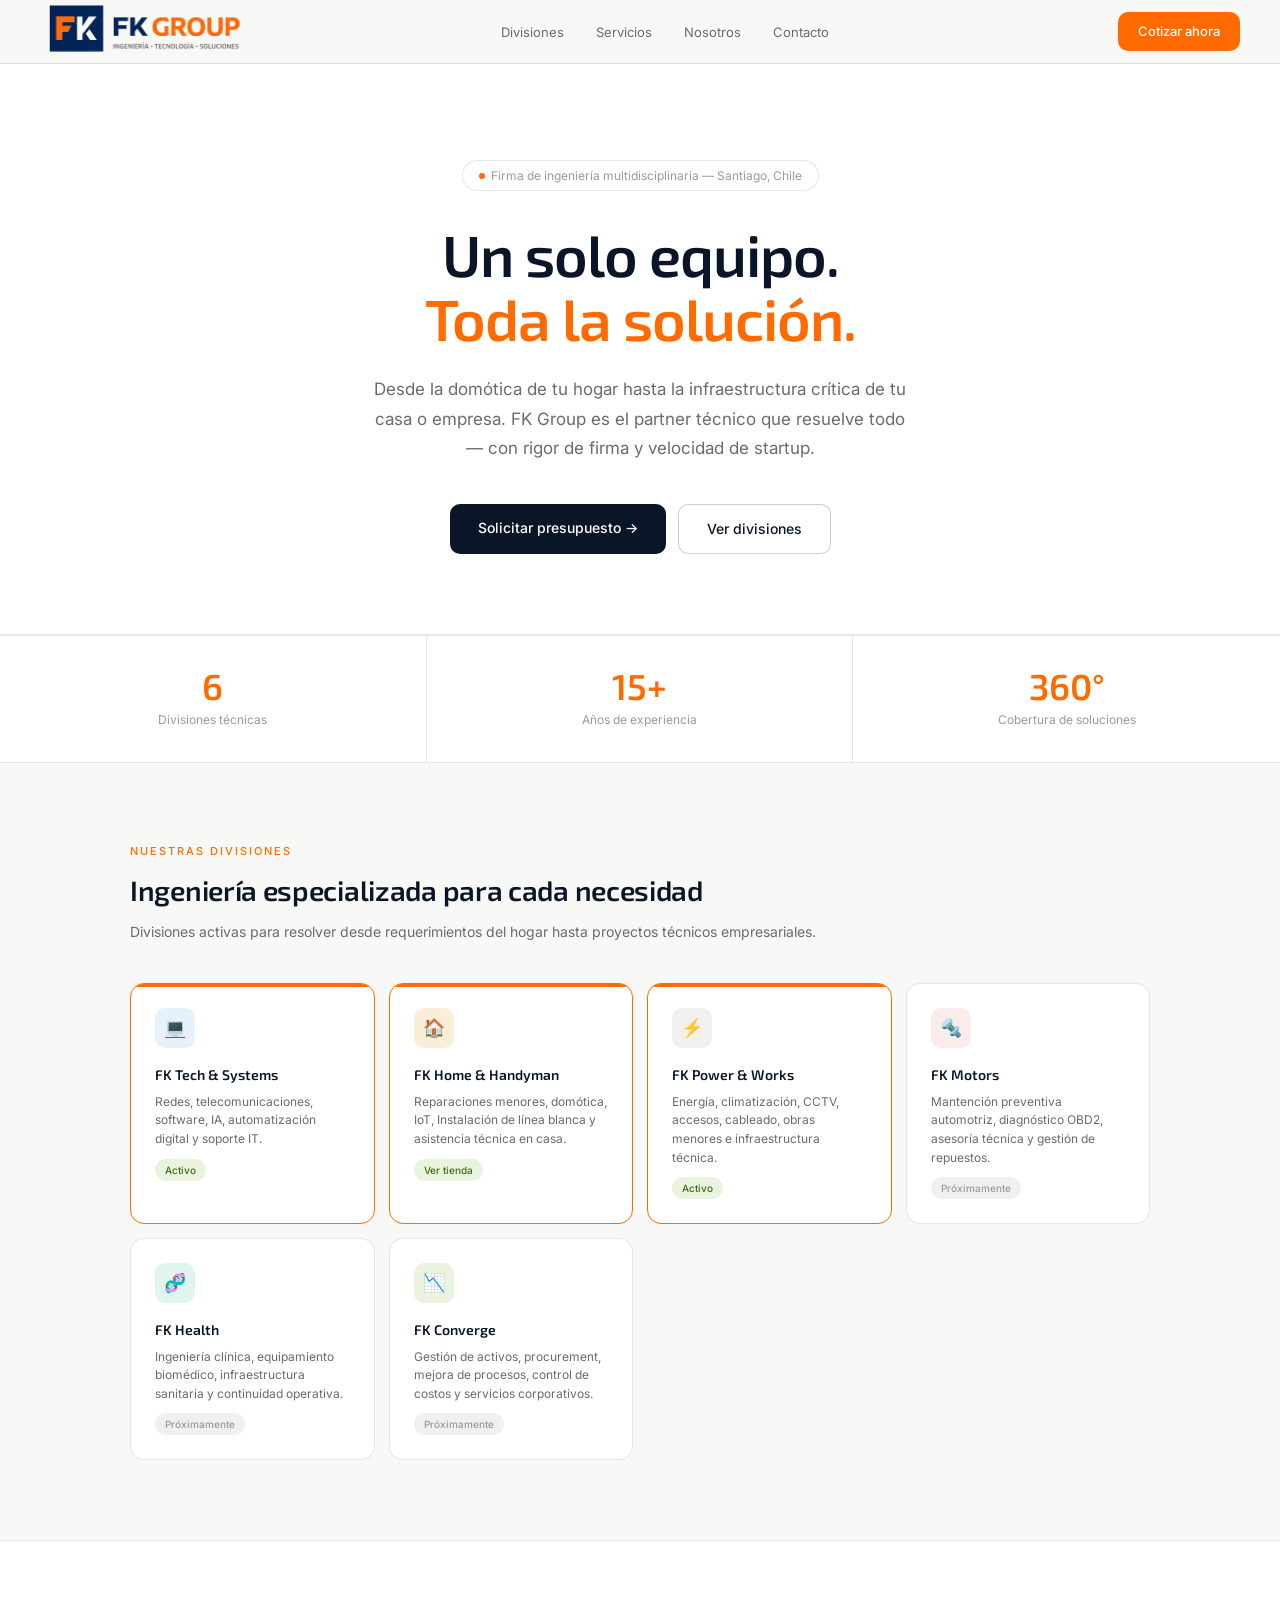
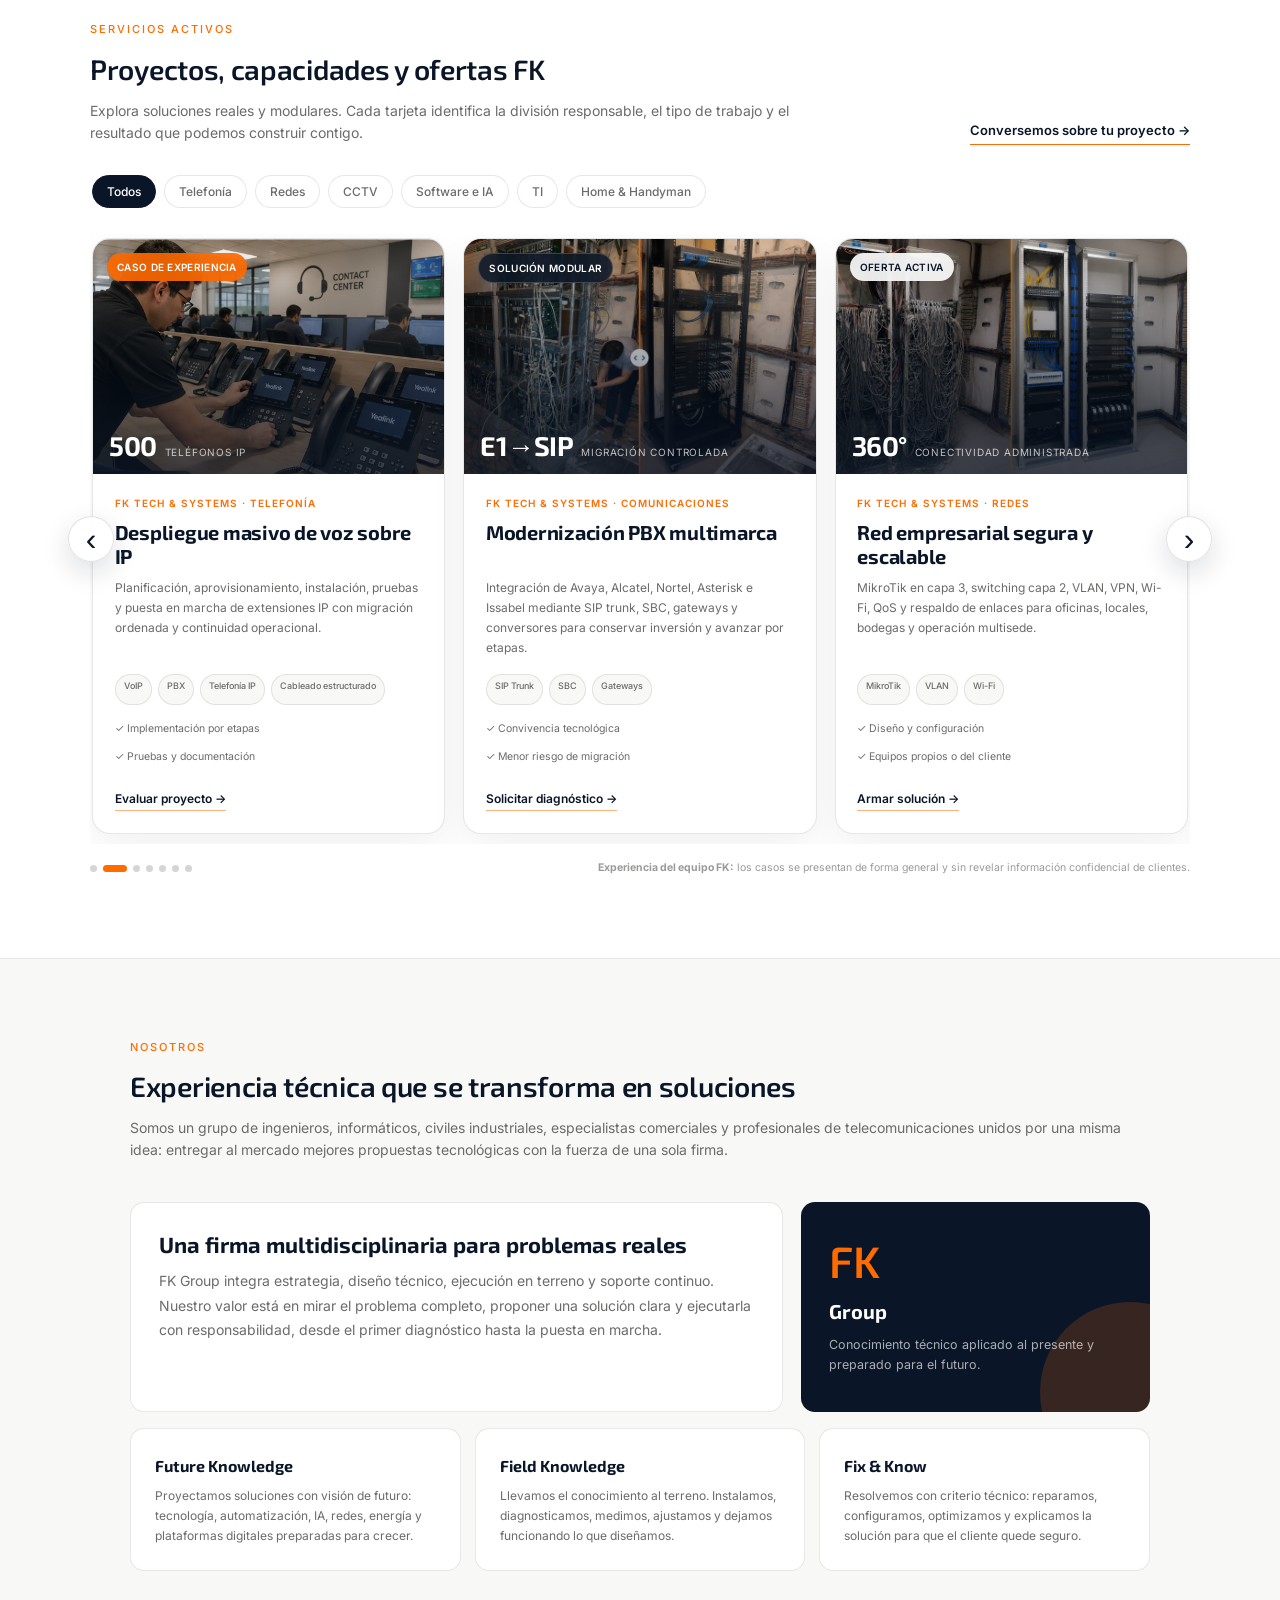
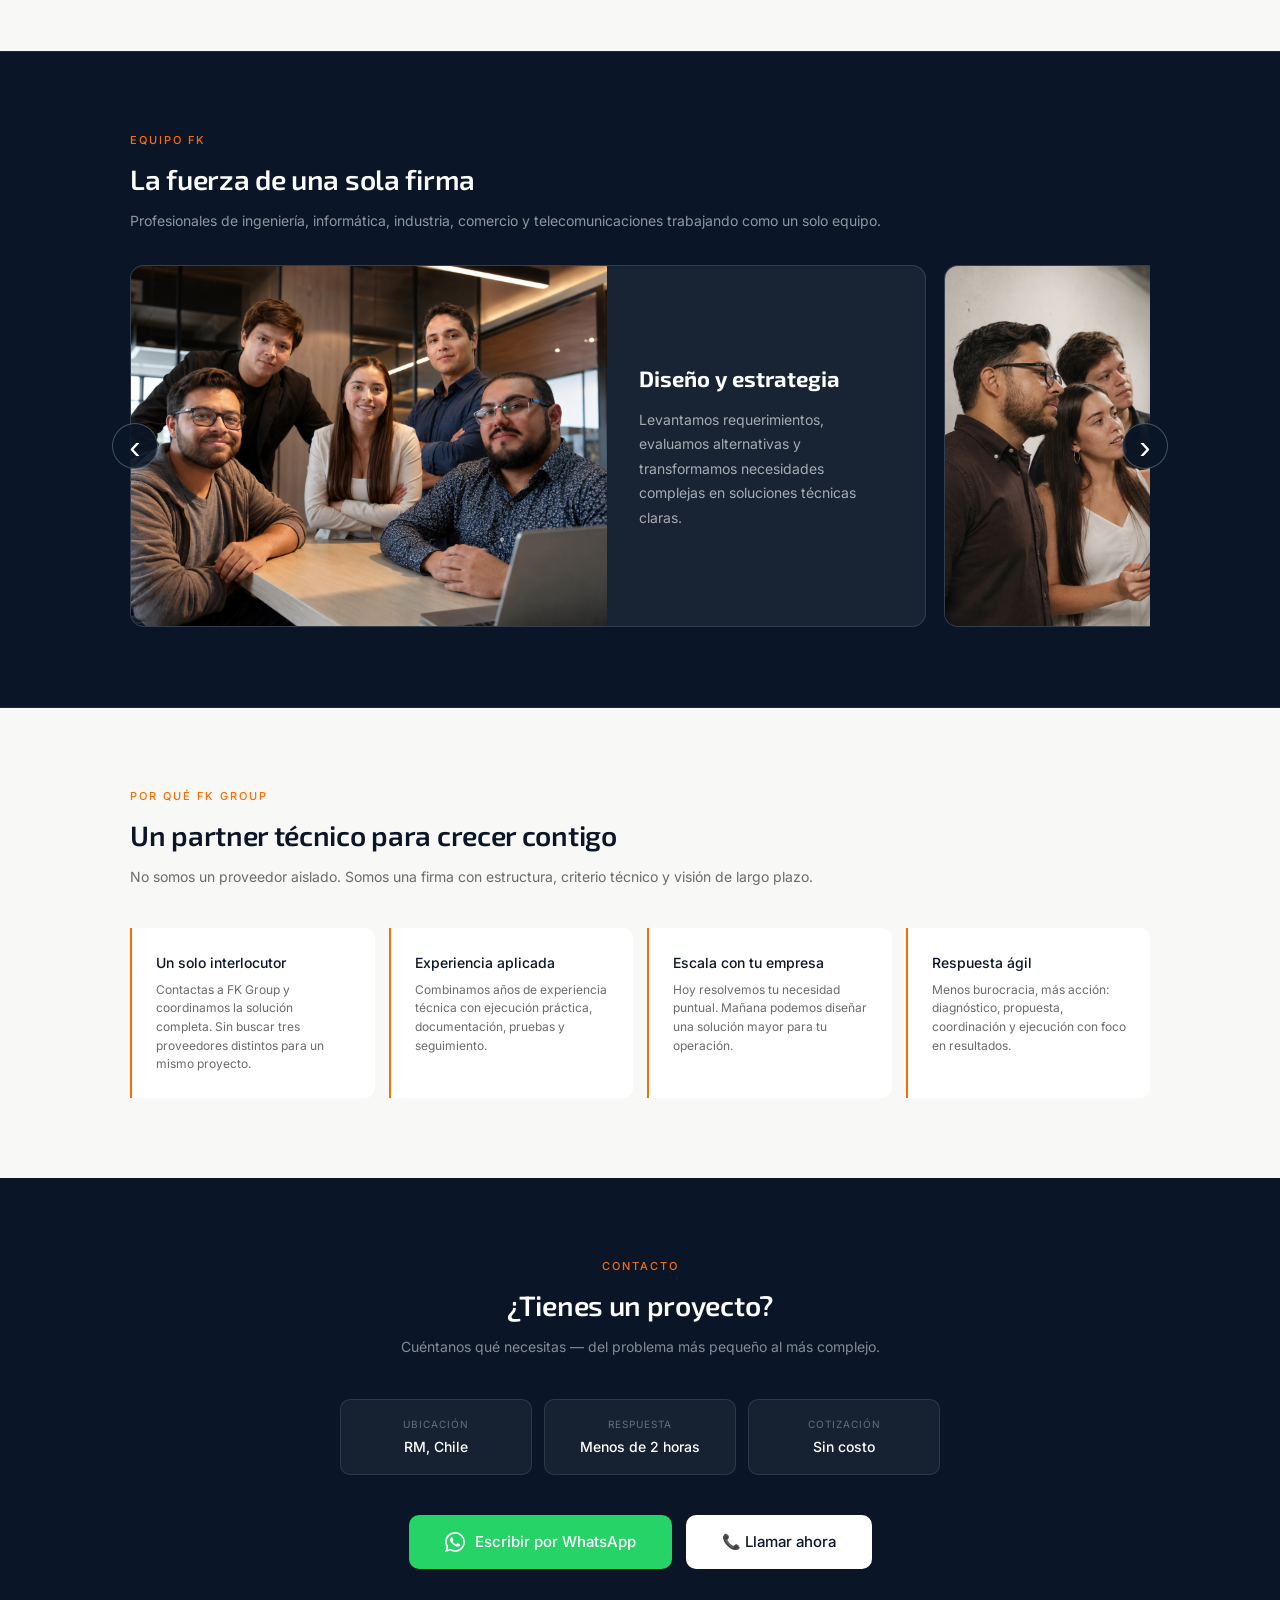
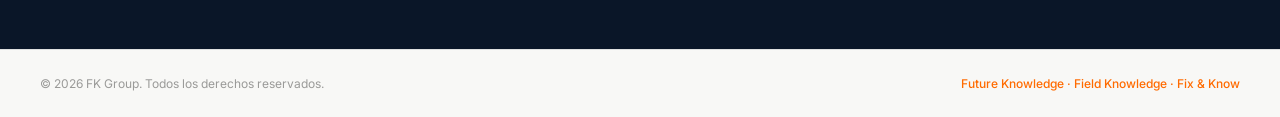
<file: index.html>
<!DOCTYPE html>
<html lang="es">
<head>
  <meta charset="UTF-8" />
  <meta name="viewport" content="width=device-width, initial-scale=1.0" />
  <title>FK Group - INGENIERIA</title>

  <meta name="description" content="Future Knowledge Group es una firma de ingeniería multidisciplinaria en Chile. Soluciones en tecnología, redes, domótica, energía, soporte técnico y servicios integrales para hogares y empresas." />

  <meta name="google-site-verification" content="YqtK6vRRQiQclJ05yZxm9r6leFlpxxmxRqhaNtiNpjM" />

  <link rel="preconnect" href="https://fonts.googleapis.com" />
  <link rel="preconnect" href="https://fonts.gstatic.com" crossorigin />
  <link href="https://fonts.googleapis.com/css2?family=Exo+2:wght@400;500;600&family=Inter:wght@400;500&display=swap" rel="stylesheet" />
  <link rel="stylesheet" href="style.css" />
</head>
<body>

  <nav>
    <a href="#" class="logo">
      <img src="img/Logo/logo.png" alt="FK Group" class="logo-img">
    </a>
    <ul class="nav-links">
      <li><a href="#divisiones">Divisiones</a></li>
      <li><a href="#servicios">Servicios</a></li>
      <li><a href="#nosotros">Nosotros</a></li>
      <li><a href="#contacto">Contacto</a></li>
    </ul>
    <a href="#contacto" class="nav-cta">Cotizar ahora</a>
  </nav>

  <div style="background: var(--bg-surface); border-bottom: 0.5px solid var(--border);">
    <div class="hero">
      <div class="hero-badge">Firma de ingeniería multidisciplinaria — Santiago, Chile</div>
      <h1>Un solo equipo.<br><span class="accent">Toda la solución.</span></h1>
      <p>Desde la domótica de tu hogar hasta la infraestructura crítica de tu casa o empresa. FK Group es el partner técnico que resuelve todo — con rigor de firma y velocidad de startup.</p>
      <div class="hero-btns">
        <a href="#contacto" class="btn-primary">Solicitar presupuesto →</a>
        <a href="#divisiones" class="btn-secondary">Ver divisiones</a>
      </div>
    </div>
  </div>

  <div class="stats-bar">
    <div class="stat">
      <div class="stat-num">6</div>
      <div class="stat-label">Divisiones técnicas</div>
    </div>
    <div class="stat">
      <div class="stat-num">15+</div>
      <div class="stat-label">Años de experiencia</div>
    </div>
    <div class="stat">
      <div class="stat-num">360°</div>
      <div class="stat-label">Cobertura de soluciones</div>
    </div>
  </div>

  <section id="divisiones">
    <div class="section-eyebrow">Nuestras divisiones</div>
    <h2 class="section-title">Ingeniería especializada para cada necesidad</h2>
    <p class="section-sub">Divisiones activas para resolver desde requerimientos del hogar hasta proyectos técnicos empresariales.</p>
    <div class="verticals-grid">

      <div class="v-card active">
        <div class="v-icon" style="background:#E6F1FB;">💻</div>
        <div class="v-name">FK Tech & Systems</div>
        <div class="v-desc">Redes, telecomunicaciones, software, IA, automatización digital y soporte IT.</div>
        <span class="v-badge badge-active">Activo</span>
      </div>

      <a href="home.html" style="text-decoration: none; color: inherit; display: block; height: 100%;">
        <div class="v-card active" style="height: 100%;">
          <div class="v-icon" style="background:#FAEEDA;">🏠</div>
          <div class="v-name">FK Home & Handyman</div>
          <div class="v-desc">Reparaciones menores, domótica, IoT, Instalación de línea blanca y asistencia técnica en casa.</div>
          <span class="v-badge badge-active">Ver tienda</span>
        </div>
      </a>

      <div class="v-card active">
        <div class="v-icon" style="background:#f0f0ee;">⚡</div>
        <div class="v-name">FK Power & Works</div>
        <div class="v-desc">Energía, climatización, CCTV, accesos, cableado, obras menores e infraestructura técnica.</div>
        <span class="v-badge badge-active">Activo</span>
      </div>

      <div class="v-card">
        <div class="v-icon" style="background:#FCEBEB;">🔩</div>
        <div class="v-name">FK Motors</div>
        <div class="v-desc">Mantención preventiva automotriz, diagnóstico OBD2, asesoría técnica y gestión de repuestos.</div>
        <span class="v-badge badge-soon">Próximamente</span>
      </div>

      <div class="v-card">
        <div class="v-icon" style="background:#E1F5EE;">🧬</div>
        <div class="v-name">FK Health</div>
        <div class="v-desc">Ingeniería clínica, equipamiento biomédico, infraestructura sanitaria y continuidad operativa.</div>
        <span class="v-badge badge-soon">Próximamente</span>
      </div>

      <div class="v-card">
        <div class="v-icon" style="background:#EAF3DE;">📉</div>
        <div class="v-name">FK Converge</div>
        <div class="v-desc">Gestión de activos, procurement, mejora de procesos, control de costos y servicios corporativos.</div>
        <span class="v-badge badge-soon">Próximamente</span>
      </div>
    </div>
  </section>

  <div class="services-bg" id="servicios">
    <section class="showcase-section">
      <div class="showcase-heading">
        <div>
          <div class="section-eyebrow">Servicios activos</div>
          <h2 class="section-title">Proyectos, capacidades y ofertas FK</h2>
          <p class="section-sub">Explora soluciones reales y modulares. Cada tarjeta identifica la división responsable, el tipo de trabajo y el resultado que podemos construir contigo.</p>
        </div>
        <a href="#contacto" class="showcase-cta">Conversemos sobre tu proyecto →</a>
      </div>

      <div class="project-filters" role="group" aria-label="Filtrar proyectos por división">
        <button class="project-filter is-active" type="button" data-project-filter="all" aria-pressed="true">Todos</button>
        <button class="project-filter" type="button" data-project-filter="telecom">Telefonía</button>
        <button class="project-filter" type="button" data-project-filter="redes">Redes</button>
        <button class="project-filter" type="button" data-project-filter="cctv">CCTV</button>
        <button class="project-filter" type="button" data-project-filter="software">Software e IA</button>
        <button class="project-filter" type="button" data-project-filter="it">TI</button>
        <button class="project-filter" type="button" data-project-filter="home">Home & Handyman</button>
      </div>

      <div class="project-carousel-shell">
        <button class="project-arrow project-arrow-left" type="button" aria-label="Proyecto anterior" data-project-direction="-1">‹</button>

        <div class="project-carousel" id="project-carousel" tabindex="0" aria-label="Carrusel de proyectos y servicios FK Group">
          <article class="project-card" data-project-category="telecom">
            <div class="project-media project-media-telecom" data-fallback="☎">
              <img src="img/proyectos/telefonia-call-center.jpg" alt="Instalación y configuración masiva de teléfonos IP" loading="lazy" onerror="this.hidden=true; this.parentElement.classList.add('is-empty');" />
              <span class="project-type project-type-case">Caso de experiencia</span>
              <div class="project-metric"><strong>500</strong><span>teléfonos IP</span></div>
            </div>
            <div class="project-card-body">
              <div class="project-module">FK Tech & Systems · Telefonía</div>
              <h3>Despliegue masivo de voz sobre IP</h3>
              <p>Planificación, aprovisionamiento, instalación, pruebas y puesta en marcha de extensiones IP con migración ordenada y continuidad operacional.</p>
              <div class="project-tags">
                <span>VoIP</span><span>PBX</span><span>Telefonía IP</span><span>Cableado estructurado</span>
              </div>
              <div class="project-results">
                <span>✓ Implementación por etapas</span>
                <span>✓ Pruebas y documentación</span>
              </div>
              <a class="project-link" href="https://wa.me/56967044419?text=Hola%20FK%20Group%2C%20quiero%20evaluar%20un%20proyecto%20de%20telefon%C3%ADa%20IP" target="_blank" rel="noopener">Evaluar proyecto →</a>
            </div>
          </article>

          <article class="project-card" data-project-category="telecom">
            <div class="project-media project-media-pbx" data-fallback="⇄">
              <img src="img/proyectos/migracion-pbx.png" alt="Modernización e integración de plataformas PBX multimarca" loading="lazy" onerror="this.hidden=true; this.parentElement.classList.add('is-empty');" />
              <span class="project-type project-type-solution">Solución modular</span>
              <div class="project-metric"><strong>E1→SIP</strong><span>migración controlada</span></div>
            </div>
            <div class="project-card-body">
              <div class="project-module">FK Tech & Systems · Comunicaciones</div>
              <h3>Modernización PBX multimarca</h3>
              <p>Integración de Avaya, Alcatel, Nortel, Asterisk e Issabel mediante SIP trunk, SBC, gateways y conversores para conservar inversión y avanzar por etapas.</p>
              <div class="project-tags">
                <span>SIP Trunk</span><span>SBC</span><span>Gateways</span>
              </div>
              <div class="project-results">
                <span>✓ Convivencia tecnológica</span>
                <span>✓ Menor riesgo de migración</span>
              </div>
              <a class="project-link" href="https://wa.me/56967044419?text=Hola%20FK%20Group%2C%20quiero%20modernizar%20una%20central%20telef%C3%B3nica" target="_blank" rel="noopener">Solicitar diagnóstico →</a>
            </div>
          </article>

          <article class="project-card" data-project-category="redes">
            <div class="project-media project-media-redes" data-fallback="⌁">
              <img src="img/proyectos/red-empresarial.jpg" alt="Implementación de red empresarial administrable" loading="lazy" onerror="this.hidden=true; this.parentElement.classList.add('is-empty');" />
              <span class="project-type project-type-offer">Oferta activa</span>
              <div class="project-metric"><strong>360°</strong><span>conectividad administrada</span></div>
            </div>
            <div class="project-card-body">
              <div class="project-module">FK Tech & Systems · Redes</div>
              <h3>Red empresarial segura y escalable</h3>
              <p>MikroTik en capa 3, switching capa 2, VLAN, VPN, Wi-Fi, QoS y respaldo de enlaces para oficinas, locales, bodegas y operación multisede.</p>
              <div class="project-tags">
                <span>MikroTik</span><span>VLAN</span><span>Wi-Fi</span>
              </div>
              <div class="project-results">
                <span>✓ Diseño y configuración</span>
                <span>✓ Equipos propios o del cliente</span>
              </div>
              <a class="project-link" href="https://wa.me/56967044419?text=Hola%20FK%20Group%2C%20quiero%20cotizar%20una%20red%20empresarial" target="_blank" rel="noopener">Armar solución →</a>
            </div>
          </article>

          <article class="project-card" data-project-category="cctv">
            <div class="project-media project-media-cctv" data-fallback="◉">
              <img src="img/proyectos/cctv-instalacion.jpg" alt="Sistema CCTV Hikvision con grabación y acceso remoto" loading="lazy" onerror="this.hidden=true; this.parentElement.classList.add('is-empty');" />
              <span class="project-type project-type-offer">Paquetes configurables</span>
              <div class="project-metric"><strong>4 · 8 · +</strong><span>cámaras</span></div>
            </div>
            <div class="project-card-body">
              <div class="project-module">FK Power & Works · Seguridad</div>
              <h3>CCTV Hikvision según cobertura y retención</h3>
              <p>El cliente selecciona cantidad de cámaras, calidad y almacenamiento. Diseñamos el paquete, instalamos, configuramos y habilitamos visualización remota.</p>
              <div class="project-tags">
                <span>Hikvision</span><span>NVR/DVR</span><span>Acceso remoto</span>
              </div>
              <div class="project-results">
                <span>✓ Grabación según días requeridos</span>
                <span>✓ Alternativas con analítica</span>
              </div>
              <a class="project-link" href="https://wa.me/56967044419?text=Hola%20FK%20Group%2C%20quiero%20armar%20un%20paquete%20CCTV" target="_blank" rel="noopener">Configurar paquete →</a>
            </div>
          </article>

          <article class="project-card" data-project-category="software">
            <div class="project-media project-media-software" data-fallback="&lt;/&gt;">
              <img src="img/proyectos/software-ia-desarrollo.jpg" alt="Desarrollo de software e inteligencia artificial aplicada" loading="lazy" onerror="this.hidden=true; this.parentElement.classList.add('is-empty');" />
              <span class="project-type project-type-solution">Base + personalización</span>
              <div class="project-metric"><strong>MVP</strong><span>rápido y escalable</span></div>
            </div>
            <div class="project-card-body">
              <div class="project-module">FK Tech & Systems · Software e IA</div>
              <h3>Software adaptable a procesos reales</h3>
              <p>Partimos desde componentes base para acelerar el proyecto y desarrollamos módulos, integraciones, automatizaciones e IA según la necesidad operacional.</p>
              <div class="project-tags">
                <span>Web/App</span><span>APIs</span><span>IA</span>
              </div>
              <div class="project-results">
                <span>✓ Desarrollo por etapas</span>
                <span>✓ Integración con sistemas existentes</span>
              </div>
              <a class="project-link" href="https://wa.me/56967044419?text=Hola%20FK%20Group%2C%20tengo%20una%20idea%20de%20software%20o%20IA" target="_blank" rel="noopener">Revisar idea →</a>
            </div>
          </article>

          <article class="project-card" data-project-category="it">
            <div class="project-media project-media-it" data-fallback="▦">
              <img src="img/proyectos/ti-instalacion-infraestructura.jpg" alt="Administración de servidores, licencias y seguridad TI" loading="lazy" onerror="this.hidden=true; this.parentElement.classList.add('is-empty');" />
              <span class="project-type project-type-offer">Servicio recurrente</span>
              <div class="project-metric"><strong>TI</strong><span>gestionada</span></div>
            </div>
            <div class="project-card-body">
              <div class="project-module">FK Tech & Systems · Infraestructura TI</div>
              <h3>Soporte, licencias y continuidad tecnológica</h3>
              <p>Windows, Microsoft 365, servidores, antivirus, respaldo, migraciones y soporte remoto o presencial bajo una operación ordenada y documentada.</p>
              <div class="project-tags">
                <span>Windows</span><span>Servidores</span><span>Seguridad</span>
              </div>
              <div class="project-results">
                <span>✓ Soporte por demanda o contrato</span>
                <span>✓ Prevención y continuidad</span>
              </div>
              <a class="project-link" href="https://wa.me/56967044419?text=Hola%20FK%20Group%2C%20quiero%20cotizar%20soporte%20TI" target="_blank" rel="noopener">Cotizar soporte →</a>
            </div>
          </article>

          <article class="project-card" data-project-category="home">
            <div class="project-media project-media-home" data-fallback="⌂">
              <img src="img/proyectos/home-handyman-domotica.jpg" alt="Servicio Handyman técnico e instalación de línea blanca" loading="lazy" onerror="this.hidden=true; this.parentElement.classList.add('is-empty');" />
              <span class="project-type project-type-offer">Atención en terreno</span>
              <div class="project-metric"><strong>1 visita</strong><span>múltiples soluciones</span></div>
            </div>
            <div class="project-card-body">
              <div class="project-module">FK Home & Handyman</div>
              <h3>Instalación y asistencia técnica en casa</h3>
              <p>Montajes, reparaciones menores, línea blanca, dispositivos inteligentes, redes domésticas y soporte técnico coordinado en una misma visita.</p>
              <div class="project-tags">
                <span>Instalación</span><span>Domótica</span><span>Línea blanca</span>
              </div>
              <div class="project-results">
                <span>✓ Evaluación previa</span>
                <span>✓ Solución práctica y explicada</span>
              </div>
              <a class="project-link" href="home.html">Ver FK Home →</a>
            </div>
          </article>
        </div>

        <button class="project-arrow project-arrow-right" type="button" aria-label="Proyecto siguiente" data-project-direction="1">›</button>
      </div>

      <div class="project-carousel-footer">
        <div class="project-dots" aria-label="Posición del carrusel"></div>
        <p><strong>Experiencia del equipo FK:</strong> los casos se presentan de forma general y sin revelar información confidencial de clientes.</p>
      </div>
    </section>
  </div>

  <section id="nosotros" class="about-section">
    <div class="section-eyebrow">Nosotros</div>
    <h2 class="section-title">Experiencia técnica que se transforma en soluciones</h2>
    <p class="section-sub">
      Somos un grupo de ingenieros, informáticos, civiles industriales, especialistas comerciales y profesionales de telecomunicaciones unidos por una misma idea: entregar al mercado mejores propuestas tecnológicas con la fuerza de una sola firma.
    </p>

    <div class="about-intro">
      <div>
        <h3>Una firma multidisciplinaria para problemas reales</h3>
        <p>
          FK Group integra estrategia, diseño técnico, ejecución en terreno y soporte continuo. Nuestro valor está en mirar el problema completo, proponer una solución clara y ejecutarla con responsabilidad, desde el primer diagnóstico hasta la puesta en marcha.
        </p>
      </div>
      <div class="about-seal">
        <span>FK</span>
        <strong>Group</strong>
        <small>Conocimiento técnico aplicado al presente y preparado para el futuro.</small>
      </div>
    </div>

    <div class="fk-meaning-grid">
      <div class="fk-meaning-card">
      <!--  <div class="fk-code">FK</div> -->
        <h3>Future Knowledge</h3>
        <p>Proyectamos soluciones con visión de futuro: tecnología, automatización, IA, redes, energía y plataformas digitales preparadas para crecer.</p>
      </div>
      <div class="fk-meaning-card">
      <!--  <div class="fk-code">FK</div> -->
        <h3>Field Knowledge</h3>
        <p>Llevamos el conocimiento al terreno. Instalamos, diagnosticamos, medimos, ajustamos y dejamos funcionando lo que diseñamos.</p>
      </div>
      <div class="fk-meaning-card">
      <!--  <div class="fk-code">FK</div> -->
        <h3>Fix & Know</h3>
        <p>Resolvemos con criterio técnico: reparamos, configuramos, optimizamos y explicamos la solución para que el cliente quede seguro.</p>
      </div>
    </div>
  </section>

  <div class="team-band">
    <section class="team-section">
      <div class="team-head">
        <div>
          <div class="section-eyebrow">Equipo FK</div>
          <h2 class="section-title">La fuerza de una sola firma</h2>
          <p class="section-sub">Profesionales de ingeniería, informática, industria, comercio y telecomunicaciones trabajando como un solo equipo.</p>
        </div>
      </div>

      <div class="team-gallery">
        <button class="team-arrow team-arrow-left" type="button" aria-label="Foto anterior" data-team-direction="-1">‹</button>

        <div class="team-slider" aria-label="Galería del equipo FK">
        <article class="team-slide" id="team-1">
          <img class="team-photo" src="img/equipo/Oficina.jpg" alt="Equipo FK Group en reunión de diseño y estrategia" />
          <div class="team-slide-copy">
            <h3>Diseño y estrategia</h3>
            <p>Levantamos requerimientos, evaluamos alternativas y transformamos necesidades complejas en soluciones técnicas claras.</p>
          </div>
        </article>

        <article class="team-slide" id="team-2">
          <img class="team-photo" src="img/equipo/DC.jpg" alt="Equipo FK Group ejecutando trabajo técnico en terreno" />
          <div class="team-slide-copy">
            <h3>Trabajo en terreno</h3>
            <p>Aplicamos conocimiento donde realmente importa: instalaciones, soporte, pruebas, diagnóstico y puesta en marcha.</p>
          </div>
        </article>

        <article class="team-slide" id="team-3">
          <img class="team-photo" src="img/equipo/Meet.png" alt="Equipo FK Group coordinando soluciones integrales" />
          <div class="team-slide-copy">
            <h3>Soluciones integrales</h3>
            <p>Coordinamos distintas especialidades para entregar continuidad, orden y una experiencia técnica simple para el cliente.</p>
          </div>
        </article>
        </div>

        <button class="team-arrow team-arrow-right" type="button" aria-label="Foto siguiente" data-team-direction="1">›</button>
      </div>
    </section>
  </div>

  <section class="why-section">
    <div class="section-eyebrow">Por qué FK Group</div>
    <h2 class="section-title">Un partner técnico para crecer contigo</h2>
    <p class="section-sub">No somos un proveedor aislado. Somos una firma con estructura, criterio técnico y visión de largo plazo.</p>
    <div class="why-grid">
      <div class="why-card">
        <div class="why-title">Un solo interlocutor</div>
        <div class="why-text">Contactas a FK Group y coordinamos la solución completa. Sin buscar tres proveedores distintos para un mismo proyecto.</div>
      </div>
      <div class="why-card">
        <div class="why-title">Experiencia aplicada</div>
        <div class="why-text">Combinamos años de experiencia técnica con ejecución práctica, documentación, pruebas y seguimiento.</div>
      </div>
      <div class="why-card">
        <div class="why-title">Escala con tu empresa</div>
        <div class="why-text">Hoy resolvemos tu necesidad puntual. Mañana podemos diseñar una solución mayor para tu operación.</div>
      </div>
      <div class="why-card">
        <div class="why-title">Respuesta ágil</div>
        <div class="why-text">Menos burocracia, más acción: diagnóstico, propuesta, coordinación y ejecución con foco en resultados.</div>
      </div>
    </div>
  </section>

  <div class="contact-section" id="contacto">
    <div class="section-eyebrow">Contacto</div>
    <h2 class="section-title" style="font-family: var(--font-display); font-size: 28px; margin-bottom: 0.5rem;">¿Tienes un proyecto?</h2>
    <p class="section-sub">Cuéntanos qué necesitas — del problema más pequeño al más complejo.</p>

    <div class="contact-grid">
      <div class="contact-item">
        <div class="contact-label">Ubicación</div>
        <div class="contact-val">RM, Chile</div>
      </div>
      <div class="contact-item">
        <div class="contact-label">Respuesta</div>
        <div class="contact-val">Menos de 2 horas</div>
      </div>
      <div class="contact-item">
        <div class="contact-label">Cotización</div>
        <div class="contact-val">Sin costo</div>
      </div>
    </div>

    <div class="contact-actions">
      <a href="https://wa.me/56967044419?text=Hola%20FK%20Group%2C%20necesito%20una%20cotizaci%C3%B3n" class="wsp-btn" target="_blank" rel="noopener">
        <svg class="wsp-icon" viewBox="0 0 24 24" xmlns="http://www.w3.org/2000/svg">
        <path d="M17.472 14.382c-.297-.149-1.758-.867-2.03-.967-.273-.099-.471-.148-.67.15-.197.297-.767.966-.94 1.164-.173.199-.347.223-.644.075-.297-.15-1.255-.463-2.39-1.475-.883-.788-1.48-1.761-1.653-2.059-.173-.297-.018-.458.13-.606.134-.133.298-.347.446-.52.149-.174.198-.298.298-.497.099-.198.05-.371-.025-.52-.075-.149-.669-1.612-.916-2.207-.242-.579-.487-.5-.669-.51-.173-.008-.371-.01-.57-.01-.198 0-.52.074-.792.372-.272.297-1.04 1.016-1.04 2.479 0 1.462 1.065 2.875 1.213 3.074.149.198 2.096 3.2 5.077 4.487.709.306 1.262.489 1.694.625.712.227 1.36.195 1.871.118.571-.085 1.758-.719 2.006-1.413.248-.694.248-1.289.173-1.413-.074-.124-.272-.198-.57-.347m-5.421 7.403h-.004a9.87 9.87 0 01-5.031-1.378l-.361-.214-3.741.982.998-3.648-.235-.374a9.86 9.86 0 01-1.51-5.26c.001-5.45 4.436-9.884 9.888-9.884 2.64 0 5.122 1.03 6.988 2.898a9.825 9.825 0 012.893 6.994c-.003 5.45-4.437 9.884-9.885 9.884m8.413-18.297A11.815 11.815 0 0012.05 0C5.495 0 .16 5.335.157 11.892c0 2.096.547 4.142 1.588 5.945L.057 24l6.305-1.654a11.882 11.882 0 005.683 1.448h.005c6.554 0 11.89-5.335 11.893-11.893a11.821 11.821 0 00-3.48-8.413z"/>
      </svg>
        Escribir por WhatsApp
      </a>

      <a href="tel:+56967044419" class="call-btn" aria-label="Llamar a FK Group al +56 9 6704 4419">
        📞 Llamar ahora
      </a>
    </div>
  </div>

  <footer>
    <div class="copy">© 2026 FK Group. Todos los derechos reservados.</div>
    <div class="tag">Future Knowledge · Field Knowledge · Fix & Know</div>
  </footer>


  <script>
    document.addEventListener('DOMContentLoaded', function () {
      function getScrollStep(scroller, itemSelector, fallbackGap) {
        const item = scroller.querySelector(itemSelector + ':not([hidden])');
        if (!item) return scroller.clientWidth;
        const styles = window.getComputedStyle(scroller);
        const gap = parseFloat(styles.columnGap || styles.gap) || fallbackGap;
        return item.getBoundingClientRect().width + gap;
      }

      function moveLoopingCarousel(scroller, itemSelector, direction, fallbackGap) {
        const step = getScrollStep(scroller, itemSelector, fallbackGap);
        const maxScroll = Math.max(0, scroller.scrollWidth - scroller.clientWidth - 5);

        if (direction > 0 && scroller.scrollLeft >= maxScroll) {
          scroller.scrollTo({ left: 0, behavior: 'smooth' });
          return;
        }

        if (direction < 0 && scroller.scrollLeft <= 5) {
          scroller.scrollTo({ left: scroller.scrollWidth, behavior: 'smooth' });
          return;
        }

        scroller.scrollBy({ left: direction * step, behavior: 'smooth' });
      }

      /* Galería del equipo */
      const teamSlider = document.querySelector('.team-slider');
      const teamArrows = document.querySelectorAll('[data-team-direction]');

      if (teamSlider && teamArrows.length) {
        teamArrows.forEach(function (button) {
          button.addEventListener('click', function () {
            moveLoopingCarousel(teamSlider, '.team-slide', Number(button.dataset.teamDirection) || 1, 18);
          });
        });
      }

      /* Carrusel de proyectos */
      const projectCarousel = document.querySelector('#project-carousel');
      const projectCards = projectCarousel ? Array.from(projectCarousel.querySelectorAll('.project-card')) : [];
      const projectArrows = document.querySelectorAll('[data-project-direction]');
      const projectFilters = Array.from(document.querySelectorAll('[data-project-filter]'));
      const categoryFilters = projectFilters.filter(function (button) {
        return button.dataset.projectFilter !== 'all';
      });
      const dotsContainer = document.querySelector('.project-dots');
      let projectDots = [];
      let autoPlayTimer = null;
      let activeProjectFilter = 'all';
      const PROJECT_AUTOPLAY_MS = 7000;

      function visibleProjectCards() {
        return projectCards.filter(function (card) { return !card.hidden; });
      }

      function buildProjectDots() {
        if (!dotsContainer || !projectCarousel) return;
        dotsContainer.innerHTML = '';
        projectDots = visibleProjectCards().map(function (card, index) {
          const dot = document.createElement('button');
          dot.type = 'button';
          dot.className = 'project-dot';
          dot.setAttribute('aria-label', 'Ir al proyecto ' + (index + 1));
          dot.addEventListener('click', function () {
            card.scrollIntoView({ behavior: 'smooth', inline: 'start', block: 'nearest' });
            restartAutoPlay();
          });
          dotsContainer.appendChild(dot);
          return dot;
        });
        updateProjectDots();
      }

      function updateProjectDots() {
        if (!projectCarousel || !projectDots.length) return;
        const cards = visibleProjectCards();
        const center = projectCarousel.scrollLeft + projectCarousel.clientWidth / 2;
        let closestIndex = 0;
        let closestDistance = Infinity;

        cards.forEach(function (card, index) {
          const cardCenter = card.offsetLeft + card.offsetWidth / 2;
          const distance = Math.abs(cardCenter - center);
          if (distance < closestDistance) {
            closestDistance = distance;
            closestIndex = index;
          }
        });

        projectDots.forEach(function (dot, index) {
          dot.classList.toggle('is-active', index === closestIndex);
          dot.setAttribute('aria-current', index === closestIndex ? 'true' : 'false');
        });
      }

      function setProjectFilter(selected, options) {
        if (!projectCarousel) return;

        const settings = Object.assign({
          position: 'start',
          behavior: 'smooth',
          restart: true
        }, options || {});

        activeProjectFilter = selected;

        projectFilters.forEach(function (filterButton) {
          const active = filterButton.dataset.projectFilter === selected;
          filterButton.classList.toggle('is-active', active);
          filterButton.setAttribute('aria-pressed', active ? 'true' : 'false');
        });

        projectCards.forEach(function (card) {
          card.hidden = selected !== 'all' && card.dataset.projectCategory !== selected;
        });

        window.requestAnimationFrame(function () {
          const maxScroll = Math.max(0, projectCarousel.scrollWidth - projectCarousel.clientWidth);
          const target = settings.position === 'end' ? maxScroll : 0;
          projectCarousel.scrollTo({ left: target, behavior: settings.behavior });
          buildProjectDots();
        });

        if (settings.restart) restartAutoPlay();
      }

      function switchProjectCategory(direction) {
        if (!categoryFilters.length) return;

        let currentIndex = categoryFilters.findIndex(function (button) {
          return button.dataset.projectFilter === activeProjectFilter;
        });

        if (currentIndex < 0) {
          currentIndex = direction > 0 ? -1 : 0;
        }

        const nextIndex = (currentIndex + direction + categoryFilters.length) % categoryFilters.length;
        const nextCategory = categoryFilters[nextIndex].dataset.projectFilter;

        setProjectFilter(nextCategory, {
          position: direction > 0 ? 'start' : 'end',
          behavior: 'smooth',
          restart: false
        });
      }

      function moveProjectCarousel(direction) {
        if (!projectCarousel) return;

        const maxScroll = Math.max(0, projectCarousel.scrollWidth - projectCarousel.clientWidth - 5);
        const atBoundary = direction > 0
          ? projectCarousel.scrollLeft >= maxScroll
          : projectCarousel.scrollLeft <= 5;

        /*
          En un filtro específico, al terminar sus tarjetas se activa
          automáticamente la categoría siguiente o anterior.
          En "Todos", el carrusel recorre todas las tarjetas y vuelve al inicio.
        */
        if (activeProjectFilter !== 'all' && (maxScroll <= 5 || atBoundary)) {
          switchProjectCategory(direction);
          return;
        }

        moveLoopingCarousel(projectCarousel, '.project-card', direction, 18);
      }

      function restartAutoPlay() {
        window.clearInterval(autoPlayTimer);
        if (!projectCarousel || window.matchMedia('(prefers-reduced-motion: reduce)').matches) return;

        autoPlayTimer = window.setInterval(function () {
          moveProjectCarousel(1);
        }, PROJECT_AUTOPLAY_MS);
      }

      if (projectCarousel && projectCards.length) {
        buildProjectDots();
        restartAutoPlay();

        projectArrows.forEach(function (button) {
          button.addEventListener('click', function () {
            moveProjectCarousel(Number(button.dataset.projectDirection) || 1);
            restartAutoPlay();
          });
        });

        projectFilters.forEach(function (button) {
          button.addEventListener('click', function () {
            setProjectFilter(button.dataset.projectFilter, {
              position: 'start',
              behavior: 'smooth',
              restart: true
            });
          });
        });

        projectCarousel.addEventListener('scroll', function () {
          window.requestAnimationFrame(updateProjectDots);
        }, { passive: true });

        projectCarousel.addEventListener('mouseenter', function () {
          window.clearInterval(autoPlayTimer);
        });

        projectCarousel.addEventListener('mouseleave', restartAutoPlay);
        projectCarousel.addEventListener('focusin', function () {
          window.clearInterval(autoPlayTimer);
        });
        projectCarousel.addEventListener('focusout', restartAutoPlay);

        projectCarousel.addEventListener('keydown', function (event) {
          if (event.key === 'ArrowRight' || event.key === 'ArrowLeft') {
            event.preventDefault();
            moveProjectCarousel(event.key === 'ArrowRight' ? 1 : -1);
            restartAutoPlay();
          }
        });

        window.addEventListener('resize', function () {
          updateProjectDots();
        });
      }
    });
  </script>

  <script src="https://cdn.botpress.cloud/webchat/v1/inject.js"></script>

</body>
</html>
</file>
<file: style.css>
*, *::before, *::after { box-sizing: border-box; margin: 0; padding: 0; }

:root {
  --bg: #f8f8f6;
  --bg-surface: #ffffff;
  --bg-dark: #0A1628;
  --accent: #FF6B00;
  --accent-light: #fff3eb;
  --text-primary: #0A1628;
  --text-secondary: #6b6b6a;
  --text-muted: #9a9a98;
  --border: rgba(10,22,40,0.1);
  --border-hover: rgba(10,22,40,0.2);
  --radius: 10px;
  --radius-lg: 14px;
  --font-display: 'Exo 2', sans-serif;
  --font-body: 'Inter', sans-serif;
}

html { scroll-behavior: smooth; }

body {
  font-family: var(--font-body);
  background: var(--bg);
  color: var(--text-primary);
  line-height: 1.6;
  font-size: 15px;
}

nav {
  position: sticky;
  top: 0;
  z-index: 100;
  background: rgba(248,248,246,0.92);
  backdrop-filter: blur(12px);
  -webkit-backdrop-filter: blur(12px);
  border-bottom: 0.5px solid var(--border);
  display: flex;
  align-items: center;
  justify-content: space-between;
  padding: 0.65rem 2.5rem 0.65rem 0.35rem;
  min-height: 64px;
  overflow: visible;
}

.logo {
  display: flex;
  align-items: center;
  text-decoration: none;
  height: 42px;
  overflow: visible;
  margin-left: -38px;
  min-width: 245px;
}


.logo-mark {
  width: 40px;
  height: 40px;
  background: var(--bg-dark);
  border-radius: 8px;
  display: flex;
  align-items: center;
  justify-content: center;
  flex-shrink: 0;
}

.logo-img {
  height: 42px;
  width: auto;
  display: block;
  transform: translateY(4px) scale(6.0);
  transform-origin: left center;
}

.logo-mark span {
  color: var(--accent);
  font-family: var(--font-display);
  font-size: 17px;
  font-weight: 600;
  letter-spacing: -0.5px;
}

.logo-name {
  font-family: var(--font-display);
  font-size: 15px;
  font-weight: 600;
  color: var(--text-primary);
  line-height: 1.2;
}

.logo-tagline {
  font-size: 10px;
  color: var(--text-muted);
  letter-spacing: 0.5px;
  text-transform: uppercase;
}

.nav-links {
  display: flex;
  align-items: center;
  gap: 2rem;
  list-style: none;
}

.nav-links a {
  font-size: 13px;
  color: var(--text-secondary);
  text-decoration: none;
  transition: color 0.2s;
}

.nav-links a:hover { color: var(--text-primary); }

.nav-cta {
  background: var(--accent);
  color: white;
  border: none;
  padding: 9px 20px;
  border-radius: var(--radius);
  font-size: 13px;
  font-weight: 500;
  cursor: pointer;
  font-family: var(--font-body);
  text-decoration: none;
  transition: opacity 0.2s;
}

.nav-cta:hover { opacity: 0.88; }

.hero {
  padding: 6rem 2.5rem 5rem;
  max-width: 900px;
  margin: 0 auto;
  text-align: center;
}

.hero-badge {
  display: inline-flex;
  align-items: center;
  gap: 6px;
  background: var(--bg-surface);
  border: 0.5px solid var(--border);
  padding: 5px 16px;
  border-radius: 99px;
  font-size: 12px;
  color: var(--text-muted);
  margin-bottom: 2rem;
}

.hero-badge::before {
  content: '';
  width: 6px;
  height: 6px;
  border-radius: 50%;
  background: var(--accent);
  flex-shrink: 0;
}

.hero h1 {
  font-family: var(--font-display);
  font-size: clamp(36px, 6vw, 58px);
  font-weight: 600;
  line-height: 1.1;
  letter-spacing: -1px;
  margin-bottom: 1.5rem;
  color: var(--text-primary);
}

.hero h1 .accent { color: var(--accent); }

.hero p {
  font-size: 17px;
  color: var(--text-secondary);
  max-width: 540px;
  margin: 0 auto 2.5rem;
  line-height: 1.75;
}

.hero-btns {
  display: flex;
  gap: 12px;
  justify-content: center;
  flex-wrap: wrap;
}

.btn-primary {
  background: var(--bg-dark);
  color: white;
  border: none;
  padding: 13px 28px;
  border-radius: var(--radius);
  font-size: 14px;
  font-weight: 500;
  cursor: pointer;
  font-family: var(--font-body);
  text-decoration: none;
  display: inline-block;
  transition: transform 0.15s, opacity 0.15s;
}

.btn-primary:hover { opacity: 0.88; transform: translateY(-1px); }

.btn-secondary {
  background: var(--bg-surface);
  color: var(--text-primary);
  border: 0.5px solid var(--border-hover);
  padding: 13px 28px;
  border-radius: var(--radius);
  font-size: 14px;
  font-weight: 500;
  cursor: pointer;
  font-family: var(--font-body);
  text-decoration: none;
  display: inline-block;
  transition: border-color 0.2s;
}

.btn-secondary:hover { border-color: var(--accent); }

.stats-bar {
  display: grid;
  grid-template-columns: repeat(3, 1fr);
  border-top: 0.5px solid var(--border);
  border-bottom: 0.5px solid var(--border);
  background: var(--bg-surface);
}

.stat {
  padding: 2rem 1.5rem;
  text-align: center;
  border-right: 0.5px solid var(--border);
}

.stat:last-child { border-right: none; }

.stat-num {
  font-family: var(--font-display);
  font-size: 36px;
  font-weight: 600;
  color: var(--accent);
  line-height: 1;
}

.stat-label {
  font-size: 12px;
  color: var(--text-muted);
  margin-top: 6px;
}

section {
  padding: 5rem 2.5rem;
  max-width: 1100px;
  margin: 0 auto;
}

.section-eyebrow {
  font-size: 11px;
  color: var(--accent);
  text-transform: uppercase;
  letter-spacing: 2px;
  font-weight: 500;
  margin-bottom: 0.5rem;
}

.section-title {
  font-family: var(--font-display);
  font-size: 28px;
  font-weight: 600;
  color: var(--text-primary);
  margin-bottom: 0.5rem;
  letter-spacing: -0.3px;
}

.section-sub {
  font-size: 14px;
  color: var(--text-secondary);
  margin-bottom: 2.5rem;
}

.verticals-grid {
  display: grid;
  grid-template-columns: repeat(auto-fit, minmax(200px, 1fr));
  gap: 14px;
}

.v-card {
  background: var(--bg-surface);
  border: 0.5px solid var(--border);
  border-radius: var(--radius-lg);
  padding: 1.5rem;
  position: relative;
  overflow: hidden;
  transition: border-color 0.2s, transform 0.2s;
}

.v-card:hover {
  border-color: var(--border-hover);
  transform: translateY(-2px);
}

.v-card.active { border-color: var(--accent); }

.v-card.active::before {
  content: '';
  position: absolute;
  top: 0; left: 0; right: 0;
  height: 3px;
  background: var(--accent);
}

.v-icon {
  width: 40px;
  height: 40px;
  border-radius: var(--radius);
  display: flex;
  align-items: center;
  justify-content: center;
  font-size: 18px;
  margin-bottom: 1rem;
}

.v-name {
  font-family: var(--font-display);
  font-size: 14px;
  font-weight: 600;
  color: var(--text-primary);
  margin-bottom: 6px;
}

.v-desc {
  font-size: 12px;
  color: var(--text-secondary);
  line-height: 1.55;
}

.v-badge {
  display: inline-block;
  margin-top: 10px;
  font-size: 10px;
  padding: 3px 10px;
  border-radius: 99px;
  font-weight: 500;
}

.badge-active { background: #EAF3DE; color: #3B6D11; }
.badge-soon { background: #f0f0ee; color: var(--text-muted); }

.services-bg {
  background: var(--bg-surface);
  border-top: 0.5px solid var(--border);
  border-bottom: 0.5px solid var(--border);
}

.services-grid {
  display: grid;
  grid-template-columns: repeat(auto-fit, minmax(220px, 1fr));
  gap: 14px;
}

.svc-card {
  background: var(--bg);
  border-radius: var(--radius);
  padding: 1.25rem;
  border: 0.5px solid var(--border);
  transition: border-color 0.2s;
}

.svc-card:hover { border-color: var(--accent); }

.svc-title {
  font-size: 14px;
  font-weight: 500;
  color: var(--text-primary);
  margin-bottom: 4px;
}

.svc-price {
  font-size: 13px;
  color: var(--accent);
  font-weight: 500;
  margin-bottom: 6px;
}

.svc-desc {
  font-size: 12px;
  color: var(--text-secondary);
  line-height: 1.5;
}

.about-section { max-width: 1100px; }

.about-intro {
  display: grid;
  grid-template-columns: 1.5fr 0.8fr;
  gap: 18px;
  align-items: stretch;
  margin: 2rem 0 1rem;
}

.about-intro > div:first-child {
  background: var(--bg-surface);
  border: 0.5px solid var(--border);
  border-radius: var(--radius-lg);
  padding: 1.75rem;
}

.about-intro h3 {
  font-family: var(--font-display);
  font-size: 22px;
  line-height: 1.2;
  margin-bottom: 0.75rem;
  color: var(--text-primary);
}

.about-intro p {
  color: var(--text-secondary);
  font-size: 14px;
  line-height: 1.75;
}

.about-seal {
  background: var(--bg-dark);
  color: white;
  border-radius: var(--radius-lg);
  padding: 1.75rem;
  display: flex;
  flex-direction: column;
  justify-content: center;
  min-height: 210px;
  position: relative;
  overflow: hidden;
}

.about-seal::after {
  content: '';
  position: absolute;
  width: 180px;
  height: 180px;
  right: -70px;
  bottom: -70px;
  border-radius: 50%;
  background: rgba(255,107,0,0.18);
}

.about-seal span {
  font-family: var(--font-display);
  font-size: 44px;
  font-weight: 600;
  color: var(--accent);
  line-height: 1;
  margin-bottom: 0.75rem;
}

.about-seal strong {
  font-family: var(--font-display);
  font-size: 20px;
  margin-bottom: 0.5rem;
  z-index: 1;
}

.about-seal small {
  color: rgba(255,255,255,0.65);
  line-height: 1.55;
  z-index: 1;
}

.fk-meaning-grid {
  display: grid;
  grid-template-columns: repeat(3, 1fr);
  gap: 14px;
  margin-top: 1rem;
}

.fk-meaning-card {
  background: var(--bg-surface);
  border: 0.5px solid var(--border);
  border-radius: var(--radius-lg);
  padding: 1.5rem;
  transition: border-color 0.2s, transform 0.2s;
}

.fk-meaning-card:hover {
  border-color: var(--accent);
  transform: translateY(-2px);
}

.fk-code {
  display: inline-flex;
  align-items: center;
  justify-content: center;
  width: 42px;
  height: 42px;
  border-radius: var(--radius);
  background: var(--accent-light);
  color: var(--accent);
  font-family: var(--font-display);
  font-weight: 600;
  margin-bottom: 1rem;
}

.fk-meaning-card h3 {
  font-family: var(--font-display);
  font-size: 16px;
  margin-bottom: 0.5rem;
  color: var(--text-primary);
}

.fk-meaning-card p {
  font-size: 12px;
  color: var(--text-secondary);
  line-height: 1.65;
}

.team-band {
  background: var(--bg-dark);
  border-top: 0.5px solid rgba(255,255,255,0.08);
  border-bottom: 0.5px solid rgba(255,255,255,0.08);
}

.team-section { max-width: 1100px; }

.team-section .section-title { color: white; }

.team-section .section-sub {
  color: rgba(255,255,255,0.55);
  margin-bottom: 0;
}

.team-head {
  display: flex;
  justify-content: space-between;
  gap: 1.5rem;
  align-items: flex-end;
  margin-bottom: 2rem;
}

.team-gallery {
  position: relative;
}

.team-arrow {
  position: absolute;
  top: 50%;
  transform: translateY(-50%);
  z-index: 5;
  width: 46px;
  height: 46px;
  border-radius: 999px;
  border: 0.5px solid rgba(255,255,255,0.25);
  background: rgba(10,22,40,0.82);
  color: white;
  font-size: 34px;
  line-height: 1;
  cursor: pointer;
  display: flex;
  align-items: center;
  justify-content: center;
  transition: background 0.2s, transform 0.2s, border-color 0.2s;
}

.team-arrow:hover {
  background: var(--accent);
  border-color: var(--accent);
  transform: translateY(-50%) scale(1.04);
}

.team-arrow-left { left: -18px; }
.team-arrow-right { right: -18px; }

.team-slider {
  display: grid;
  grid-auto-flow: column;
  grid-auto-columns: minmax(78%, 1fr);
  gap: 18px;
  overflow-x: auto;
  scroll-snap-type: x mandatory;
  padding-bottom: 0;
  scrollbar-width: none;
}

.team-slider::-webkit-scrollbar {
  display: none;
}

.team-slide {
  scroll-snap-align: start;
  min-height: 360px;
  background: rgba(255,255,255,0.06);
  border: 0.5px solid rgba(255,255,255,0.12);
  border-radius: var(--radius-lg);
  overflow: hidden;
  display: grid;
  grid-template-columns: 1.2fr 0.8fr;
}

.team-photo {
  width: 100%;
  height: 100%;
  min-height: 360px;
  object-fit: cover;
  display: block;
}

.team-slide-copy {
  padding: 2rem;
  display: flex;
  flex-direction: column;
  justify-content: center;
}

.team-slide-copy h3 {
  font-family: var(--font-display);
  color: white;
  font-size: 22px;
  margin-bottom: 0.75rem;
}

.team-slide-copy p {
  color: rgba(255,255,255,0.62);
  font-size: 14px;
  line-height: 1.75;
}

.why-grid {
  display: grid;
  grid-template-columns: repeat(auto-fit, minmax(220px, 1fr));
  gap: 14px;
}

.why-card {
  padding: 1.5rem;
  border-left: 2px solid var(--accent);
  background: var(--bg-surface);
  border-radius: 0 var(--radius) var(--radius) 0;
}

.why-title {
  font-size: 14px;
  font-weight: 500;
  color: var(--text-primary);
  margin-bottom: 6px;
}

.why-text {
  font-size: 12px;
  color: var(--text-secondary);
  line-height: 1.55;
}

.contact-section {
  background: var(--bg-dark);
  padding: 5rem 2.5rem;
  text-align: center;
}

.contact-section .section-eyebrow { color: var(--accent); }
.contact-section .section-title { color: white; }

.contact-section .section-sub {
  color: rgba(255,255,255,0.5);
  margin-bottom: 2.5rem;
}

.contact-grid {
  display: grid;
  grid-template-columns: repeat(auto-fit, minmax(160px, 1fr));
  gap: 12px;
  max-width: 600px;
  margin: 0 auto 2.5rem;
}

.contact-item {
  background: rgba(255,255,255,0.05);
  border: 0.5px solid rgba(255,255,255,0.1);
  border-radius: var(--radius);
  padding: 1rem;
}

.contact-label {
  font-size: 10px;
  color: rgba(255,255,255,0.35);
  text-transform: uppercase;
  letter-spacing: 1px;
  margin-bottom: 4px;
}

.contact-val {
  font-size: 14px;
  color: white;
  font-weight: 500;
}

.wsp-btn {
  display: inline-flex;
  align-items: center;
  gap: 10px;
  background: #25D366;
  color: white;
  border: none;
  padding: 15px 36px;
  border-radius: var(--radius);
  font-size: 15px;
  font-weight: 500;
  cursor: pointer;
  font-family: var(--font-body);
  text-decoration: none;
  transition: opacity 0.2s, transform 0.15s;
}

.wsp-btn:hover { opacity: 0.9; transform: translateY(-1px); }

.wsp-icon {
  width: 20px;
  height: 20px;
  fill: white;
}

footer {
  padding: 1.5rem 2.5rem;
  border-top: 0.5px solid var(--border);
  display: flex;
  justify-content: space-between;
  align-items: center;
  flex-wrap: wrap;
  gap: 8px;
  background: var(--bg);
}

footer .copy { font-size: 12px; color: var(--text-muted); }
footer .tag { font-size: 12px; color: var(--accent); font-weight: 500; }

@media (max-width: 860px) {
  .about-intro { grid-template-columns: 1fr; }
  .fk-meaning-grid { grid-template-columns: 1fr; }
  .team-head { align-items: flex-start; flex-direction: column; }
  .team-slider { grid-auto-columns: minmax(90%, 1fr); }
  .team-slide { grid-template-columns: 1fr; }
  .team-photo { min-height: 240px; max-height: 300px; }
  .team-arrow { width: 40px; height: 40px; font-size: 28px; }
  .team-arrow-left { left: -8px; }
  .team-arrow-right { right: -8px; }
}

@media (max-width: 640px) {
  nav {
    padding: 0.7rem 0.85rem 0.7rem 0.6rem;
    min-height: 76px;
    gap: 8px;
  }

  .nav-links {
    display: none;
  }

  .logo {
    height: 40px;
    min-width: 180px;
    margin-left: -70px;
    overflow: visible;
    flex-shrink: 0;
  }

  .logo-img {
    height: 42px;
    width: auto;
    display: block;
    transform: translateY(2px) scale(6.0);
    transform-origin: left center;
  }

  .nav-cta {
    padding: 10px 14px;
    font-size: 13px;
    white-space: nowrap;
    border-radius: 12px;
    flex-shrink: 0;
  }

  .hero {
    padding: 3rem 1.25rem 3rem;
  }

  .hero-badge {
    font-size: 11px;
    padding: 5px 12px;
    max-width: 100%;
    text-align: left;
  }

  .hero h1 {
    font-size: clamp(34px, 10vw, 46px);
    line-height: 1.1;
  }

  .hero p {
    font-size: 16px;
    line-height: 1.65;
  }

  .hero-btns {
    flex-direction: column;
    align-items: center;
  }

  .hero-btns a {
    width: 100%;
    max-width: 310px;
    text-align: center;
  }

  section {
    padding: 3.5rem 1.25rem;
  }

  .stats-bar {
    grid-template-columns: repeat(3, 1fr);
  }

  .stat {
    padding: 1.25rem 0.5rem;
  }

  .stat-num {
    font-size: 26px;
  }

  .stat-label {
    font-size: 10px;
    line-height: 1.25;
  }

  .contact-section {
    padding: 3.5rem 1.25rem;
  }

  footer {
    padding: 1.25rem;
  }
}


.contact-actions {
  display: flex;
  justify-content: center;
  align-items: center;
  gap: 14px;
  flex-wrap: wrap;
  max-width: 760px;
  margin: 0 auto;
}

.call-btn {
  display: inline-flex;
  align-items: center;
  gap: 10px;
  background: white;
  color: var(--bg-dark);
  border: none;
  padding: 15px 36px;
  border-radius: var(--radius);
  font-size: 15px;
  font-weight: 500;
  cursor: pointer;
  font-family: var(--font-body);
  text-decoration: none;
  transition: opacity 0.2s, transform 0.15s;
}

.call-btn:hover {
  opacity: 0.9;
  transform: translateY(-1px);
}

@media (max-width: 640px) {
  .contact-actions {
    flex-direction: column;
  }

  .contact-actions a {
    width: 100%;
    max-width: 320px;
    justify-content: center;
  }
}



/* PRODUCTOS FK HOME */
.product-card {
  display: flex;
  flex-direction: column;
}

.product-image {
  width: 100%;
  aspect-ratio: 4 / 3;
  background: linear-gradient(135deg, #ffffff 0%, #f2f2ef 100%);
  border: 0.5px solid var(--border);
  border-radius: var(--radius);
  margin-bottom: 1rem;
  overflow: hidden;
  display: flex;
  align-items: center;
  justify-content: center;
  position: relative;
}

.product-image img {
  width: 100%;
  height: 100%;
  object-fit: contain;
  padding: 18px;
  display: block;
  transition: transform 0.2s ease;
}

.product-card:hover .product-image img {
  transform: scale(1.04);
}

.product-image.is-empty::before {
  content: attr(data-label);
  font-family: var(--font-display);
  font-size: 13px;
  font-weight: 600;
  color: var(--text-muted);
  text-align: center;
  padding: 1rem;
}


/* =========================================================
   CARRUSEL DE PROYECTOS, CASOS Y OFERTAS ACTIVAS
   ========================================================= */
.showcase-section {
  max-width: 1180px;
  padding-top: 5rem;
  padding-bottom: 5rem;
}

.showcase-heading {
  display: flex;
  justify-content: space-between;
  align-items: flex-end;
  gap: 2rem;
  margin-bottom: 1.75rem;
}

.showcase-heading .section-sub {
  max-width: 760px;
  margin-bottom: 0;
}

.showcase-cta {
  color: var(--text-primary);
  font-size: 13px;
  font-weight: 600;
  text-decoration: none;
  white-space: nowrap;
  padding-bottom: 3px;
  border-bottom: 1px solid var(--accent);
  transition: color 0.2s, transform 0.2s;
}

.showcase-cta:hover {
  color: var(--accent);
  transform: translateY(-1px);
}

.project-filters {
  display: flex;
  gap: 8px;
  overflow-x: auto;
  padding: 2px 2px 14px;
  margin-bottom: 0.75rem;
  scrollbar-width: none;
}

.project-filters::-webkit-scrollbar { display: none; }

.project-filter {
  flex: 0 0 auto;
  border: 1px solid var(--border);
  background: var(--bg-surface);
  color: var(--text-secondary);
  border-radius: 999px;
  padding: 8px 14px;
  font-family: var(--font-body);
  font-size: 12px;
  font-weight: 500;
  cursor: pointer;
  transition: color 0.2s, border-color 0.2s, background 0.2s, transform 0.2s;
}

.project-filter:hover {
  border-color: var(--accent);
  color: var(--text-primary);
  transform: translateY(-1px);
}

.project-filter.is-active {
  color: white;
  background: var(--bg-dark);
  border-color: var(--bg-dark);
}

.project-carousel-shell {
  position: relative;
}

.project-carousel {
  display: grid;
  grid-auto-flow: column;
  grid-auto-columns: calc((100% - 36px) / 3);
  gap: 18px;
  overflow-x: auto;
  scroll-snap-type: x mandatory;
  scroll-padding-inline: 2px;
  overscroll-behavior-inline: contain;
  padding: 4px 2px 10px;
  scrollbar-width: none;
  outline: none;
}

.project-carousel::-webkit-scrollbar { display: none; }

.project-carousel:focus-visible {
  border-radius: var(--radius-lg);
  box-shadow: 0 0 0 3px rgba(255,107,0,0.18);
}

.project-card {
  scroll-snap-align: start;
  min-width: 0;
  background: var(--bg-surface);
  border: 1px solid var(--border);
  border-radius: 18px;
  overflow: hidden;
  display: flex;
  flex-direction: column;
  box-shadow: 0 12px 35px rgba(10,22,40,0.06);
  transition: transform 0.25s ease, border-color 0.25s ease, box-shadow 0.25s ease;
}

.project-carousel {
  align-items: stretch;
}

.project-card {
  height: 100%;
}

.project-card-body {
  flex: 1;
  display: flex;
  flex-direction: column;
}

/* Mantiene títulos alineados aunque uno ocupe dos líneas */
.project-card h3 {
  min-height: 48px;
}

/* Mantiene descripciones con un espacio uniforme */
.project-card p {
  min-height: 80px;
}

/* Mantiene etiquetas y resultados alineados */
.project-tags {
  min-height: 31px;
}

.project-results {
  min-height: 50px;
}

/* Envía el enlace siempre al fondo */
.project-link {
  margin-top: auto;
}

.project-card:hover {
  transform: translateY(-5px);
  border-color: rgba(255,107,0,0.45);
  box-shadow: 0 18px 45px rgba(10,22,40,0.11);
}

.project-card[hidden] { display: none; }

.project-media {
  position: relative;
  width: 100%;
  height: 235px;
  min-height: 235px;
  flex: 0 0 235px;
  overflow: hidden;
  isolation: isolate;
  background: linear-gradient(135deg, #12223b, #0a1628 65%, #ff6b00);
}

.project-media::before {
  content: '';
  position: absolute;
  inset: 0;
  z-index: 1;
  background:
    linear-gradient(180deg, rgba(10,22,40,0.02), rgba(10,22,40,0.72)),
    radial-gradient(circle at 85% 15%, rgba(255,255,255,0.18), transparent 32%);
  pointer-events: none;
}

.project-media::after {
  content: attr(data-fallback);
  position: absolute;
  inset: 0;
  display: none;
  align-items: center;
  justify-content: center;
  z-index: 0;
  font-family: var(--font-display);
  font-size: 74px;
  font-weight: 600;
  color: rgba(255,255,255,0.17);
  background-image:
    linear-gradient(rgba(255,255,255,0.035) 1px, transparent 1px),
    linear-gradient(90deg, rgba(255,255,255,0.035) 1px, transparent 1px);
  background-size: 28px 28px;
}

.project-media.is-empty::after { display: flex; }

.project-media-telecom { background: linear-gradient(135deg, #0a1628, #123d74 72%, #ff6b00); }
.project-media-pbx { background: linear-gradient(135deg, #0a1628, #21395f 58%, #ff6b00); }
.project-media-redes { background: linear-gradient(135deg, #071a33, #005d9f 64%, #19a7ff); }
.project-media-cctv { background: linear-gradient(135deg, #0b1627, #223248 58%, #ff6b00); }
.project-media-software { background: linear-gradient(135deg, #0a1628, #40216c 62%, #8155ff); }
.project-media-it { background: linear-gradient(135deg, #062c32, #0a5059 65%, #26b8ba); }
.project-media-home { background: linear-gradient(135deg, #2a1406, #7d3609 68%, #ff8b1f); }

.project-media img {
  width: 100%;
  height: 100%;
  min-height: 0;
  object-fit: cover;
  object-position: center;
  display: block;
  transition: transform 0.6s ease;
}

.project-card:hover .project-media img { transform: scale(1.045); }

.project-type {
  position: absolute;
  top: 14px;
  left: 14px;
  z-index: 3;
  display: inline-flex;
  align-items: center;
  padding: 6px 10px;
  border-radius: 999px;
  font-size: 10px;
  font-weight: 600;
  letter-spacing: 0.3px;
  text-transform: uppercase;
  backdrop-filter: blur(10px);
  -webkit-backdrop-filter: blur(10px);
}

.project-type-case { background: rgba(255,107,0,0.9); color: white; }
.project-type-offer { background: rgba(255,255,255,0.9); color: var(--text-primary); }
.project-type-solution { background: rgba(10,22,40,0.82); color: white; border: 1px solid rgba(255,255,255,0.18); }

.project-metric {
  position: absolute;
  left: 16px;
  bottom: 14px;
  z-index: 3;
  color: white;
  display: flex;
  align-items: baseline;
  gap: 8px;
}

.project-metric strong {
  font-family: var(--font-display);
  font-size: 27px;
  line-height: 1;
  letter-spacing: -0.5px;
}

.project-metric span {
  font-size: 10px;
  text-transform: uppercase;
  letter-spacing: 0.8px;
  color: rgba(255,255,255,0.72);
}

.project-card-body {
  padding: 1.35rem;
  display: flex;
  flex-direction: column;
  flex: 1;
}

.project-module {
  color: var(--accent);
  font-size: 10px;
  font-weight: 600;
  letter-spacing: 1px;
  text-transform: uppercase;
  margin-bottom: 0.55rem;
}

.project-card h3 {
  font-family: var(--font-display);
  color: var(--text-primary);
  font-size: 20px;
  line-height: 1.2;
  letter-spacing: -0.25px;
  margin-bottom: 0.65rem;
}

.project-card p {
  color: var(--text-secondary);
  font-size: 12px;
  line-height: 1.65;
  margin-bottom: 1rem;
}

.project-tags {
  display: flex;
  gap: 6px;
  flex-wrap: wrap;
  margin-bottom: 1rem;
}

.project-tags span {
  background: var(--bg);
  border: 1px solid var(--border);
  border-radius: 999px;
  color: var(--text-secondary);
  font-size: 9px;
  font-weight: 500;
  padding: 4px 8px;
}

.project-results {
  display: grid;
  gap: 5px;
  margin-bottom: 1.1rem;
}

.project-results span {
  color: var(--text-secondary);
  font-size: 10.5px;
}

.project-link {
  color: var(--text-primary);
  font-size: 12px;
  font-weight: 600;
  text-decoration: none;
  margin-top: auto;
  display: inline-flex;
  align-items: center;
  width: fit-content;
  border-bottom: 1px solid rgba(255,107,0,0.5);
  padding-bottom: 2px;
  transition: color 0.2s, border-color 0.2s;
}

.project-link:hover {
  color: var(--accent);
  border-color: var(--accent);
}

.project-arrow {
  position: absolute;
  top: 50%;
  transform: translateY(-50%);
  z-index: 8;
  width: 46px;
  height: 46px;
  border-radius: 999px;
  border: 1px solid rgba(10,22,40,0.12);
  background: rgba(255,255,255,0.94);
  color: var(--text-primary);
  box-shadow: 0 10px 28px rgba(10,22,40,0.14);
  font-size: 32px;
  line-height: 1;
  display: flex;
  align-items: center;
  justify-content: center;
  cursor: pointer;
  transition: background 0.2s, color 0.2s, transform 0.2s;
}

.project-arrow:hover {
  background: var(--accent);
  color: white;
  transform: translateY(-50%) scale(1.05);
}

.project-arrow-left { left: -22px; }
.project-arrow-right { right: -22px; }

.project-carousel-footer {
  display: flex;
  justify-content: space-between;
  align-items: center;
  gap: 1rem;
  margin-top: 1rem;
}

.project-carousel-footer p {
  color: var(--text-muted);
  font-size: 10.5px;
  text-align: right;
}

.project-dots {
  display: flex;
  align-items: center;
  gap: 6px;
  min-height: 18px;
}

.project-dot {
  width: 7px;
  height: 7px;
  border: 0;
  border-radius: 999px;
  background: rgba(10,22,40,0.18);
  cursor: pointer;
  transition: width 0.2s, background 0.2s;
}

.project-dot.is-active {
  width: 24px;
  background: var(--accent);
}

@media (max-width: 980px) {
  .project-carousel {
    grid-auto-columns: calc((100% - 18px) / 2);
  }

  .showcase-heading {
    align-items: flex-start;
  }
}

@media (max-width: 720px) {
  .showcase-heading {
    flex-direction: column;
    align-items: flex-start;
    gap: 0.75rem;
  }

  .project-carousel {
    grid-auto-columns: minmax(86%, 1fr);
  }

  /* Altura uniforme de imágenes en tablet */
  .project-media {
    height: 220px;
    min-height: 220px;
    flex: 0 0 220px;
  }

  .project-media img {
    width: 100%;
    height: 100%;
    min-height: 0;
    object-fit: cover;
    object-position: center;
  }

  /* En pantallas pequeñas dejamos que el texto crezca naturalmente */
  .project-card h3,
  .project-card p,
  .project-tags,
  .project-results {
    min-height: auto;
  }

  .project-arrow {
    width: 40px;
    height: 40px;
    font-size: 28px;
  }

  .project-arrow-left {
    left: -8px;
  }

  .project-arrow-right {
    right: -8px;
  }

  .project-carousel-footer {
    align-items: flex-start;
    flex-direction: column;
  }

  .project-carousel-footer p {
    text-align: left;
  }
}

@media (max-width: 480px) {
  .showcase-section {
    padding-left: 1rem;
    padding-right: 1rem;
  }

  .project-carousel {
    grid-auto-columns: 92%;
  }

  /* Altura uniforme de imágenes en celular */
  .project-media {
    height: 205px;
    min-height: 205px;
    flex: 0 0 205px;
  }

  .project-media img {
    width: 100%;
    height: 100%;
    min-height: 0;
    object-fit: cover;
    object-position: center;
  }

  .project-card h3 {
    font-size: 18px;
    min-height: auto;
  }

  .project-card p,
  .project-tags,
  .project-results {
    min-height: auto;
  }

  .project-arrow-left {
    left: -2px;
  }

  .project-arrow-right {
    right: -2px;
  }
}

@media (prefers-reduced-motion: reduce) {
  .project-card,
  .project-media img,
  .project-arrow,
  .project-filter,
  .showcase-cta {
    transition: none;
  }
}
</file>
